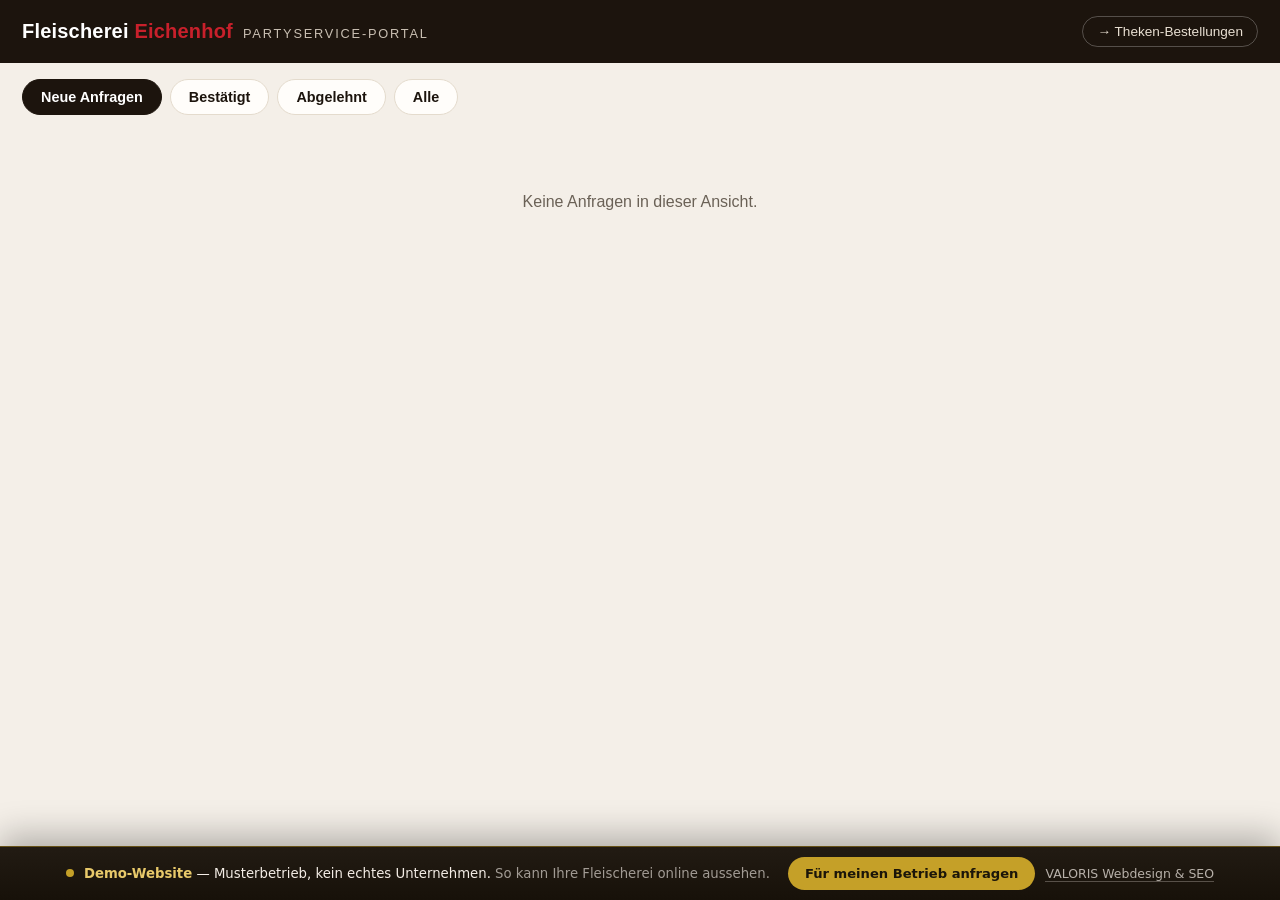
<file: portal-party.html>
<!DOCTYPE html>
<html lang="de">
<head>
<meta charset="UTF-8">
<meta name="viewport" content="width=device-width, initial-scale=1.0">
<meta name="robots" content="noindex,nofollow">
<title>Partyservice-Portal — Fleischerei Eichenhof</title>
<link rel="icon" href="data:image/svg+xml,<svg xmlns='http://www.w3.org/2000/svg' viewBox='0 0 64 64'><rect width='64' height='64' rx='14' fill='%23A81820'/><text x='32' y='45' font-family='Georgia,serif' font-size='38' font-weight='bold' fill='%23F4EDE6' text-anchor='middle'>F</text></svg>">
<style>
  :root{
    --red:#A81820; --red-v:#c8202b; --gold:#C5A028;
    --ink:#1c140d; --bg:#f4efe8; --card:#fffdfa; --line:#e4dbcd; --muted:#6a6156;
    --green:#1f7a4a; --green-bg:#e7f4ec;
  }
  *{margin:0;padding:0;box-sizing:border-box;}
  body{font-family:-apple-system,BlinkMacSystemFont,'Segoe UI',Roboto,Arial,sans-serif;background:var(--bg);color:var(--ink);-webkit-font-smoothing:antialiased;}

  .topbar{position:sticky;top:0;z-index:10;background:var(--ink);color:#fff;padding:16px 22px;display:flex;align-items:center;justify-content:space-between;gap:16px;flex-wrap:wrap;}
  .tb-brand{display:flex;align-items:baseline;gap:10px;}
  .tb-brand b{font-size:1.25rem;letter-spacing:.01em;}
  .tb-brand b em{color:var(--red-v);font-style:normal;}
  .tb-brand span{font-size:.8rem;color:#c9bfb2;letter-spacing:.14em;text-transform:uppercase;}
  .tb-right{display:flex;align-items:center;gap:14px;}
  .tb-link{color:#e8dfd2;font-size:.85rem;text-decoration:none;border:1px solid rgba(255,255,255,.25);border-radius:999px;padding:7px 14px;}
  .tb-link:hover{background:rgba(255,255,255,.1);}

  .filters{display:flex;gap:8px;padding:16px 22px 4px;flex-wrap:wrap;}
  .fbtn{border:1px solid var(--line);background:var(--card);color:var(--ink);border-radius:999px;padding:9px 18px;font-size:.9rem;font-weight:600;cursor:pointer;transition:.15s;}
  .fbtn.active{background:var(--ink);color:#fff;border-color:var(--ink);}

  .wrap{padding:14px 22px 60px;}
  .grid{display:grid;grid-template-columns:repeat(auto-fill,minmax(340px,1fr));gap:16px;}

  .order{background:var(--card);border:1px solid var(--line);border-radius:18px;padding:18px;box-shadow:0 2px 8px rgba(28,20,13,.04);display:flex;flex-direction:column;gap:12px;}
  .order.abgelehnt{opacity:.5;}
  .o-top{display:flex;align-items:flex-start;justify-content:space-between;gap:10px;}
  .o-id{font-size:.72rem;font-weight:700;letter-spacing:.08em;color:var(--muted);text-transform:uppercase;}
  .o-name{font-size:1.15rem;font-weight:700;margin-top:2px;}
  .o-event{text-align:right;font-size:.82rem;color:var(--muted);line-height:1.4;}
  .o-event b{display:block;color:var(--ink);font-size:.95rem;}
  .badge{display:inline-block;font-size:.68rem;font-weight:700;text-transform:uppercase;letter-spacing:.06em;padding:4px 9px;border-radius:8px;margin-top:4px;}
  .b-neu{background:#fdeaea;color:var(--red);}
  .b-ok{background:var(--green-bg);color:var(--green);}
  .b-no{background:#eee;color:#777;}

  .o-meta{list-style:none;border-top:1px dashed var(--line);border-bottom:1px dashed var(--line);padding:10px 0;display:flex;flex-direction:column;gap:5px;font-size:.9rem;}
  .o-meta li{display:flex;gap:8px;}
  .o-meta li span{color:var(--muted);min-width:96px;}
  .o-note{font-size:.85rem;color:var(--muted);background:#faf6ef;border-radius:10px;padding:8px 11px;}
  .o-week{font-size:.82rem;font-weight:600;}
  .o-week.free{color:var(--green);}
  .o-week.full{color:var(--red);}

  .o-actions{display:flex;gap:8px;margin-top:2px;flex-wrap:wrap;}
  .act{flex:1;min-width:120px;border:none;border-radius:12px;padding:13px 10px;font-size:.9rem;font-weight:700;cursor:pointer;transition:.15s;min-height:50px;}
  .act:active{transform:scale(.97);}
  .act-grill{background:#fff4dc;color:#8a6d1f;border:1.5px solid #ecd9a6;}
  .act-buffet{background:#e7eef7;color:#2c5aa0;border:1.5px solid #c2d4ec;}
  .act-no{background:#f6ecec;color:#a33;border:1.5px solid #e6cccc;flex:0 0 auto;min-width:110px;}
  .act-reset{background:#fff;color:var(--muted);border:1.5px solid var(--line);}

  .empty{text-align:center;color:var(--muted);padding:60px 20px;font-size:1rem;grid-column:1/-1;}
  .conn-tag{position:fixed;bottom:14px;left:50%;transform:translateX(-50%);background:var(--ink);color:#fff;font-size:.72rem;padding:7px 16px;border-radius:999px;opacity:.82;z-index:20;}
  @media (max-width:520px){ .grid{grid-template-columns:1fr;} }
</style>
<link rel="stylesheet" href="css/valoris-demo.css?v=rk37">
</head>
<body>

<div class="topbar">
  <div class="tb-brand">
    <b>Fleischerei <em>Eichenhof</em></b>
    <span>Partyservice-Portal</span>
  </div>
  <div class="tb-right">
    <a class="tb-link" href="portal.html">→ Theken-Bestellungen</a>
  </div>
</div>

<div class="filters" id="filters">
  <button class="fbtn active" data-f="offen">Neue Anfragen</button>
  <button class="fbtn" data-f="bestätigt">Bestätigt</button>
  <button class="fbtn" data-f="abgelehnt">Abgelehnt</button>
  <button class="fbtn" data-f="alle">Alle</button>
</div>

<div class="wrap"><div class="grid" id="grid"></div></div>
<div class="conn-tag" id="conn-tag">Verbinde…</div>

<script src="js/api-config.js?v=rk37"></script>
<script src="js/demo-backend.js?v=rk37"></script>
<script>
const TKEY = 'eichenhof_portal_token';
let TOKEN = localStorage.getItem(TKEY) || '';
let REQS = [];
let filter = 'offen';

function ensureToken(){
  if (TOKEN) return true;
  const t = prompt('Portal-PIN eingeben:');
  if (!t) return false;
  TOKEN = t.trim(); localStorage.setItem(TKEY, TOKEN); return true;
}
function esc(s){ return String(s==null?'':s).replace(/&/g,'&amp;').replace(/</g,'&lt;').replace(/>/g,'&gt;').replace(/"/g,'&quot;'); }

async function load(){
  if (!ensureToken()) { document.getElementById('grid').innerHTML='<div class="empty">Kein Zugang — PIN nötig.</div>'; return; }
  const tag = document.getElementById('conn-tag');
  try {
    const res = await fetch(`${window.EICHENHOF_API}/party/requests`, { headers:{ 'Authorization':'Bearer '+TOKEN } });
    if (res.status === 401){ localStorage.removeItem(TKEY); TOKEN=''; tag.textContent='PIN falsch — neu laden'; return; }
    const data = await res.json();
    REQS = data.requests || [];
    tag.textContent = 'Live · Stand '+new Date().toLocaleTimeString('de-DE',{hour:'2-digit',minute:'2-digit'});
    render();
  } catch(e){ tag.textContent = 'Offline — Backend nicht erreichbar'; }
}

function render(){
  const grid = document.getElementById('grid');
  const list = REQS.filter(r=>{
    if(filter==='offen')     return r.status==='angefragt';
    if(filter==='bestätigt') return r.status==='bestätigt';
    if(filter==='abgelehnt') return r.status==='abgelehnt';
    return true;
  });
  if(!list.length){ grid.innerHTML='<div class="empty">Keine Anfragen in dieser Ansicht.</div>'; return; }

  grid.innerHTML = list.map(r=>{
    const badge = r.status==='bestätigt' ? '<span class="badge b-ok">Bestätigt · '+(r.kind==='normal'?'Buffet':'Grill')+'</span>'
                : r.status==='abgelehnt' ? '<span class="badge b-no">Abgelehnt</span>'
                :                          '<span class="badge b-neu">Neue Anfrage</span>';
    const wk = r.weekend
      ? `<div class="o-week ${r.weekend.full?'full':'free'}">Wochenende: ${r.weekend.full?'ausgebucht':(r.weekend.free+' Buffet-Platz frei')} · Grill ${r.weekend.grill}/2 · Buffet ${r.weekend.normal}/1</div>`
      : '';
    let actions = '';
    if (r.status==='angefragt'){
      const gFull = r.weekend && r.weekend.grill>=2;
      const nFull = r.weekend && r.weekend.normal>=1;
      actions = `<div class="o-actions">
        <button class="act act-grill" ${gFull?'disabled style=opacity:.4':''} onclick="decide('${esc(r.id)}','bestätigt','grill')">✓ Als Grill</button>
        <button class="act act-buffet" ${nFull?'disabled style=opacity:.4':''} onclick="decide('${esc(r.id)}','bestätigt','normal')">✓ Als Buffet</button>
        <button class="act act-no" onclick="decide('${esc(r.id)}','abgelehnt')">Ablehnen</button>
      </div>`;
    } else {
      actions = `<div class="o-actions"><button class="act act-reset" onclick="decide('${esc(r.id)}','angefragt')">↩ Zurück zu „neue Anfrage"</button></div>`;
    }
    return `<div class="order ${r.status==='abgelehnt'?'abgelehnt':''}">
      <div class="o-top">
        <div><div class="o-id">${esc(r.id)}</div><div class="o-name">${esc(r.name)}</div>${badge}</div>
        <div class="o-event">${esc(r.anlass||'Event')}<b>${esc(r.datumText||r.eventISO||'—')}</b>${esc(r.personen)} Pers.</div>
      </div>
      <ul class="o-meta">
        <li><span>Paket</span> ${esc(r.paket||'—')}</li>
        <li><span>Ort</span> ${esc(r.ort||'—')}</li>
        <li><span>Kontakt</span> ${esc(r.telefon)}${r.email?' · '+esc(r.email):''}</li>
        <li><span>Schätzung</span> ${esc(r.kalkulation||'—')}</li>
      </ul>
      ${wk}
      ${r.nachricht?`<div class="o-note">📝 ${esc(r.nachricht)}</div>`:''}
      ${actions}
    </div>`;
  }).join('');
}

async function decide(id, decision, kind){
  try {
    const res = await fetch(`${window.EICHENHOF_API}/party/${encodeURIComponent(id)}/decision`, {
      method:'POST',
      headers:{ 'Content-Type':'application/json', 'Authorization':'Bearer '+TOKEN },
      body: JSON.stringify({ decision, kind }),
    });
    const data = await res.json().catch(()=>({}));
    if (!res.ok){ alert(data.error || 'Konnte nicht gespeichert werden.'); return; }
    await load();   // frischen Stand holen (Kapazität kann sich geändert haben)
  } catch(e){ alert('Verbindung fehlgeschlagen.'); }
}

document.getElementById('filters').addEventListener('click', e=>{
  const b = e.target.closest('.fbtn'); if(!b) return;
  document.querySelectorAll('.fbtn').forEach(x=>x.classList.remove('active'));
  b.classList.add('active'); filter = b.dataset.f; render();
});

load();
setInterval(load, 30000);
</script>

<!-- ===== VALORIS DEMO-LEISTE (nur Showcase — beim Kundenprojekt entfernen) ===== -->
<div class="vd-bar" role="complementary" aria-label="Hinweis: Demo-Website">
  <div class="vd-bar__text">
    <span class="vd-bar__dot" aria-hidden="true"></span>
    <span class="vd-bar__label"><b>Demo-Website</b> — Musterbetrieb, kein echtes Unternehmen.
      <span>So kann Ihre Fleischerei online aussehen.</span></span>
  </div>
  <div class="vd-bar__actions">
    <a class="vd-bar__cta" href="https://wa.me/4915254190819" target="_blank" rel="noopener">Für meinen Betrieb anfragen</a>
    <a class="vd-bar__link" href="https://www.valoris-auftragsstruktur.de" target="_blank" rel="noopener">VALORIS Webdesign &amp; SEO</a>
  </div>
</div>
</body>
</html>
</file>
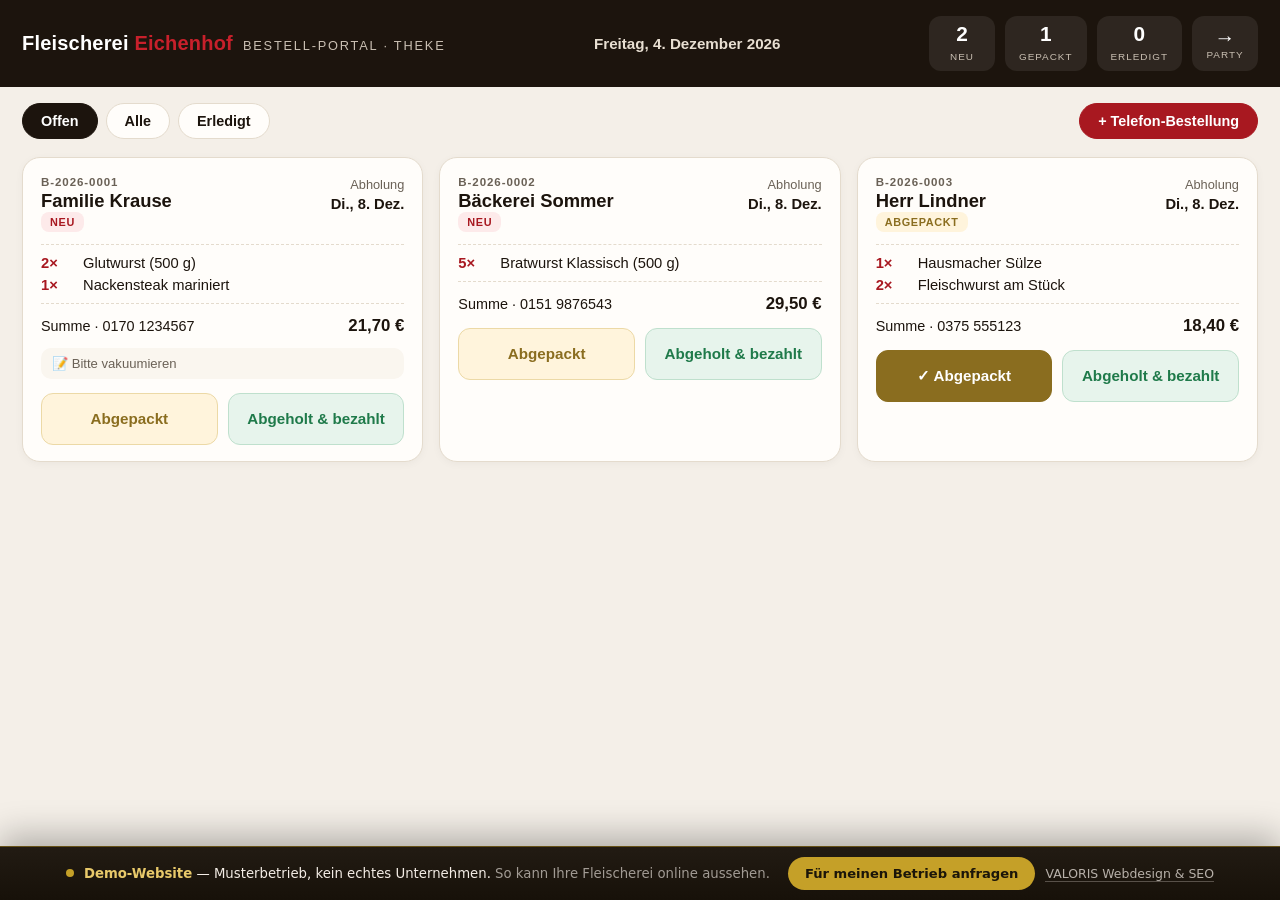
<file: portal.html>
<!DOCTYPE html>
<html lang="de">
<head>
<meta charset="UTF-8">
<meta name="viewport" content="width=device-width, initial-scale=1.0">
<meta name="robots" content="noindex,nofollow">
<title>Bestell-Portal — Fleischerei Eichenhof (Theke)</title>
<link rel="icon" href="data:image/svg+xml,<svg xmlns='http://www.w3.org/2000/svg' viewBox='0 0 64 64'><rect width='64' height='64' rx='14' fill='%23A81820'/><text x='32' y='45' font-family='Georgia,serif' font-size='38' font-weight='bold' fill='%23F4EDE6' text-anchor='middle'>F</text></svg>">
<style>
  :root{
    --red:#A81820; --red-v:#c8202b; --gold:#C5A028;
    --ink:#1c140d; --bg:#f4efe8; --card:#fffdfa; --line:#e4dbcd; --muted:#6a6156;
    --green:#1f7a4a; --green-bg:#e7f4ec;
  }
  *{margin:0;padding:0;box-sizing:border-box;}
  body{font-family:-apple-system,BlinkMacSystemFont,'Segoe UI',Roboto,Arial,sans-serif;background:var(--bg);color:var(--ink);-webkit-font-smoothing:antialiased;}

  /* HEADER */
  .topbar{position:sticky;top:0;z-index:10;background:var(--ink);color:#fff;padding:16px 22px;display:flex;align-items:center;justify-content:space-between;gap:16px;flex-wrap:wrap;}
  .tb-brand{display:flex;align-items:baseline;gap:10px;}
  .tb-brand b{font-size:1.25rem;letter-spacing:.01em;}
  .tb-brand b em{color:var(--red-v);font-style:normal;}
  .tb-brand span{font-size:.8rem;color:#c9bfb2;letter-spacing:.14em;text-transform:uppercase;}
  .tb-date{font-size:.95rem;color:#e8dfd2;font-weight:600;}
  .tb-stats{display:flex;gap:10px;}
  .stat{background:rgba(255,255,255,.08);border-radius:12px;padding:7px 14px;text-align:center;min-width:66px;}
  .stat b{display:block;font-size:1.3rem;line-height:1.1;}
  .stat span{font-size:.62rem;text-transform:uppercase;letter-spacing:.1em;color:#c9bfb2;}

  /* FILTER */
  .filters{display:flex;gap:8px;padding:16px 22px 4px;flex-wrap:wrap;}
  .fbtn{border:1px solid var(--line);background:var(--card);color:var(--ink);border-radius:999px;padding:9px 18px;font-size:.9rem;font-weight:600;cursor:pointer;transition:.15s;}
  .fbtn.active{background:var(--ink);color:#fff;border-color:var(--ink);}

  /* GRID */
  .wrap{padding:14px 22px 60px;}
  .grid{display:grid;grid-template-columns:repeat(auto-fill,minmax(320px,1fr));gap:16px;}

  .order{background:var(--card);border:1px solid var(--line);border-radius:18px;padding:18px 18px 16px;box-shadow:0 2px 8px rgba(28,20,13,.04);display:flex;flex-direction:column;gap:12px;transition:.2s;}
  .order.done{opacity:.55;}
  .o-top{display:flex;align-items:flex-start;justify-content:space-between;gap:10px;}
  .o-id{font-size:.72rem;font-weight:700;letter-spacing:.08em;color:var(--muted);text-transform:uppercase;}
  .o-name{font-size:1.15rem;font-weight:700;margin-top:2px;}
  .o-pick{text-align:right;font-size:.8rem;color:var(--muted);line-height:1.4;}
  .o-pick b{display:block;color:var(--ink);font-size:.92rem;}
  .badge{display:inline-block;font-size:.68rem;font-weight:700;text-transform:uppercase;letter-spacing:.06em;padding:4px 9px;border-radius:8px;}
  .b-neu{background:#fdeaea;color:var(--red);}
  .b-pack{background:#fff4dc;color:#8a6d1f;}
  .b-done{background:var(--green-bg);color:var(--green);}

  .o-items{list-style:none;border-top:1px dashed var(--line);border-bottom:1px dashed var(--line);padding:10px 0;display:flex;flex-direction:column;gap:6px;}
  .o-items li{display:flex;justify-content:space-between;font-size:.92rem;}
  .o-items li .q{font-weight:700;color:var(--red);min-width:34px;}
  .o-items li .n{flex:1;padding:0 8px;}
  .o-sum{display:flex;justify-content:space-between;align-items:center;font-size:.9rem;}
  .o-sum b{font-size:1.05rem;}
  .o-note{font-size:.82rem;color:var(--muted);background:#faf6ef;border-radius:10px;padding:8px 11px;}

  .o-actions{display:flex;gap:10px;margin-top:2px;}
  .act{flex:1;border:none;border-radius:12px;padding:14px 10px;font-size:.95rem;font-weight:700;cursor:pointer;transition:.15s;display:flex;align-items:center;justify-content:center;gap:7px;min-height:52px;}
  .act-pack{background:#fff4dc;color:#8a6d1f;border:1.5px solid #ecd9a6;}
  .act-pack.on{background:#8a6d1f;color:#fff;border-color:#8a6d1f;}
  .act-done{background:var(--green-bg);color:var(--green);border:1.5px solid #bfe0cd;}
  .act-done.on{background:var(--green);color:#fff;border-color:var(--green);}
  .act:active{transform:scale(.97);}

  .empty{text-align:center;color:var(--muted);padding:60px 20px;font-size:1rem;grid-column:1/-1;}
  .demo-tag{position:fixed;bottom:14px;left:50%;transform:translateX(-50%);background:var(--ink);color:#fff;font-size:.72rem;padding:7px 16px;border-radius:999px;opacity:.82;z-index:20;}
  @media (max-width:520px){ .grid{grid-template-columns:1fr;} .tb-stats{width:100%;justify-content:space-between;} }
</style>
<link rel="stylesheet" href="css/valoris-demo.css?v=rk37">
</head>
<body>

<div class="topbar">
  <div class="tb-brand">
    <b>Fleischerei <em>Eichenhof</em></b>
    <span>Bestell-Portal · Theke</span>
  </div>
  <div class="tb-date" id="tb-date"></div>
  <div class="tb-stats">
    <div class="stat"><b id="s-neu">0</b><span>Neu</span></div>
    <div class="stat"><b id="s-pack">0</b><span>Gepackt</span></div>
    <div class="stat"><b id="s-done">0</b><span>Erledigt</span></div>
    <a class="stat" href="portal-party.html" style="text-decoration:none;color:inherit;display:flex;flex-direction:column;justify-content:center;"><b>→</b><span>Party</span></a>
  </div>
</div>

<div class="filters" id="filters">
  <button class="fbtn active" data-f="offen">Offen</button>
  <button class="fbtn" data-f="alle">Alle</button>
  <button class="fbtn" data-f="erledigt">Erledigt</button>
  <button class="fbtn" id="btn-manual" style="margin-left:auto;background:var(--red);color:#fff;border-color:var(--red);">+ Telefon-Bestellung</button>
</div>

<div class="wrap">
  <div class="grid" id="grid"></div>
</div>

<!-- Manuelle Bestellung (Telefon/Laufkundschaft) -->
<div id="manual-overlay" style="display:none;position:fixed;inset:0;background:rgba(28,20,13,.55);z-index:50;align-items:flex-start;justify-content:center;padding:24px;overflow:auto;">
  <div style="background:var(--card);border-radius:18px;max-width:460px;width:100%;padding:22px;box-shadow:0 20px 60px rgba(0,0,0,.3);">
    <div style="display:flex;justify-content:space-between;align-items:center;margin-bottom:14px;">
      <b style="font-size:1.15rem;">Telefon-Bestellung erfassen</b>
      <button onclick="closeManual()" style="border:none;background:none;font-size:1.6rem;cursor:pointer;color:var(--muted);line-height:1;">×</button>
    </div>
    <form id="manualForm" style="display:flex;flex-direction:column;gap:12px;">
      <label style="font-size:.82rem;font-weight:600;">Name *
        <input name="name" required placeholder="Kunde" style="width:100%;margin-top:4px;padding:11px 12px;border:1px solid var(--line);border-radius:10px;font-size:1rem;">
      </label>
      <label style="font-size:.82rem;font-weight:600;">Telefon
        <input name="telefon" placeholder="0171 …" style="width:100%;margin-top:4px;padding:11px 12px;border:1px solid var(--line);border-radius:10px;font-size:1rem;">
      </label>
      <label style="font-size:.82rem;font-weight:600;">Abholtag
        <input name="datum" type="date" style="width:100%;margin-top:4px;padding:11px 12px;border:1px solid var(--line);border-radius:10px;font-size:1rem;">
      </label>
      <label style="font-size:.82rem;font-weight:600;">Bestellung * <span style="font-weight:400;color:var(--muted);">(pro Zeile ein Artikel, z.B. „2× Glutwurst")</span>
        <textarea name="bestellung" required rows="4" placeholder="2× Glutwurst (500 g)&#10;1 kg Nackensteak" style="width:100%;margin-top:4px;padding:11px 12px;border:1px solid var(--line);border-radius:10px;font-size:1rem;resize:vertical;"></textarea>
      </label>
      <label style="font-size:.82rem;font-weight:600;">Summe <span style="font-weight:400;color:var(--muted);">(optional)</span>
        <input name="sum" placeholder="z.B. 24,80 €" style="width:100%;margin-top:4px;padding:11px 12px;border:1px solid var(--line);border-radius:10px;font-size:1rem;">
      </label>
      <label style="font-size:.82rem;font-weight:600;">Notiz
        <input name="notiz" placeholder="z.B. vakuumiert" style="width:100%;margin-top:4px;padding:11px 12px;border:1px solid var(--line);border-radius:10px;font-size:1rem;">
      </label>
      <button type="submit" style="background:var(--red);color:#fff;border:none;border-radius:12px;padding:14px;font-size:1rem;font-weight:700;cursor:pointer;">Bestellung eintragen</button>
    </form>
  </div>
</div>

<div class="demo-tag" id="conn-tag">Verbinde…</div>

<script src="js/api-config.js?v=rk37"></script>
<script src="js/demo-backend.js?v=rk37"></script>
<script>
/* === LIVE-BESTELLUNGEN aus dem Backend (Token-geschützt) === */
const HEUTE = new Date();
document.getElementById('tb-date').textContent =
  HEUTE.toLocaleDateString('de-DE',{weekday:'long',day:'numeric',month:'long',year:'numeric'});

const TKEY = 'eichenhof_portal_token';
let TOKEN = localStorage.getItem(TKEY) || '';
let ORDERS = [];
let filter = 'offen';

/* === TON + SIGNAL bei neuer Bestellung === */
let seenIds = null;                 // beim 1. Laden wird nur befüllt, kein Ton
let audioCtx = null;
// Audio erst nach erster Nutzer-Berührung erlauben (Browser-Regel)
document.addEventListener('click', () => {
  if (!audioCtx) { try { audioCtx = new (window.AudioContext||window.webkitAudioContext)(); } catch(e){} }
  if (audioCtx && audioCtx.state === 'suspended') audioCtx.resume();
}, { once:false });
function beep(){
  if (!audioCtx) return;
  try {
    const t = audioCtx.currentTime;
    [880, 1320].forEach((f, i) => {                 // zwei kurze helle Töne
      const o = audioCtx.createOscillator(), g = audioCtx.createGain();
      o.type='sine'; o.frequency.value=f;
      o.connect(g); g.connect(audioCtx.destination);
      const s=t+i*0.18;
      g.gain.setValueAtTime(0.0001, s);
      g.gain.exponentialRampToValueAtTime(0.35, s+0.02);
      g.gain.exponentialRampToValueAtTime(0.0001, s+0.16);
      o.start(s); o.stop(s+0.17);
    });
  } catch(e){}
}
function flashNew(){
  const tag = document.getElementById('conn-tag');
  tag.textContent = '🔔 Neue Bestellung!';
  tag.style.background = '#A81820'; tag.style.opacity = '1';
  setTimeout(()=>{ tag.style.background=''; tag.style.opacity=''; }, 6000);
}

function ensureToken(){
  if (TOKEN) return true;
  const t = prompt('Portal-PIN eingeben:');
  if (!t) return false;
  TOKEN = t.trim();
  localStorage.setItem(TKEY, TOKEN);
  return true;
}

function pickLabel(o){
  if (o.deliveryMode === 'Versand') return 'Versand' + (o.datum ? '<b>'+fmtDate(o.datum)+'</b>' : '');
  if (!o.pickISO && !o.datum) return 'Abholung<b>—</b>';
  return 'Abholung<b>'+fmtDate(o.pickISO || o.datum)+'</b>';
}
function fmtDate(iso){
  if (!/^\d{4}-\d{2}-\d{2}$/.test(iso||'')) return iso||'—';
  const t = HEUTE.toISOString().slice(0,10);
  const d = new Date(iso+'T00:00:00');
  const lbl = d.toLocaleDateString('de-DE',{weekday:'short',day:'numeric',month:'short'});
  return iso===t ? 'heute' : lbl;
}
function stageOf(o){ return o.done ? 'erledigt' : (o.pack ? 'gepackt' : 'neu'); }

async function load(){
  if (!ensureToken()) { document.getElementById('grid').innerHTML='<div class="empty">Kein Zugang — PIN nötig.</div>'; return; }
  const tag = document.getElementById('conn-tag');
  try {
    const res = await fetch(`${window.EICHENHOF_API}/orders`, { headers: { 'Authorization': 'Bearer '+TOKEN } });
    if (res.status === 401) { localStorage.removeItem(TKEY); TOKEN=''; tag.textContent='PIN falsch — neu laden'; return; }
    const data = await res.json();
    ORDERS = data.orders || [];
    // neue Bestellungen erkennen → Ton + Signal (nicht beim allerersten Laden)
    const ids = ORDERS.map(o => o.id);
    if (seenIds === null) {
      seenIds = new Set(ids);                       // erstes Laden: nur merken
    } else {
      const frisch = ids.filter(id => !seenIds.has(id));
      frisch.forEach(id => seenIds.add(id));
      if (frisch.length) { beep(); flashNew(); }
    }
    tag.textContent = 'Live · Stand '+new Date().toLocaleTimeString('de-DE',{hour:'2-digit',minute:'2-digit'});
    render();
  } catch(err) {
    tag.textContent = 'Offline — Backend nicht erreichbar';
  }
}

function render(){
  const grid = document.getElementById('grid');
  let neu=0, pack=0, done=0;
  ORDERS.forEach(o=>{ const g=stageOf(o); if(g==='neu')neu++; else if(g==='gepackt')pack++; else done++; });
  document.getElementById('s-neu').textContent  = neu;
  document.getElementById('s-pack').textContent = pack;
  document.getElementById('s-done').textContent = done;

  const list = ORDERS.filter(o=>{
    const g = stageOf(o);
    if(filter==='offen')   return g!=='erledigt';
    if(filter==='erledigt')return g==='erledigt';
    return true;
  });

  if(!list.length){ grid.innerHTML = '<div class="empty">Keine Bestellungen in dieser Ansicht.</div>'; return; }

  grid.innerHTML = list.map(o=>{
    const g = stageOf(o);
    const badge = g==='erledigt' ? '<span class="badge b-done">Abgeholt &amp; bezahlt</span>'
                : g==='gepackt'  ? '<span class="badge b-pack">Abgepackt</span>'
                :                  '<span class="badge b-neu">Neu</span>';
    const items = (o.items||[]).map(it=>`<li><span class="q">${esc(it.qty)}</span><span class="n">${esc(it.name)}</span></li>`).join('');
    return `<div class="order ${g==='erledigt'?'done':''}">
      <div class="o-top">
        <div>
          <div class="o-id">${esc(o.id)}</div>
          <div class="o-name">${esc(o.name)}</div>
          ${badge}
        </div>
        <div class="o-pick">${pickLabel(o)}</div>
      </div>
      <ul class="o-items">${items}</ul>
      <div class="o-sum"><span>Summe · ${esc(o.telefon||'')}</span><b>${esc(o.sum||'')}</b></div>
      ${o.notiz?`<div class="o-note">📝 ${esc(o.notiz)}</div>`:''}
      <div class="o-actions">
        <button class="act act-pack ${o.pack?'on':''}" onclick="toggle('${esc(o.id)}','pack')">${o.pack?'✓ ':''}Abgepackt</button>
        <button class="act act-done ${o.done?'on':''}" onclick="toggle('${esc(o.id)}','done')">${o.done?'✓ ':''}Abgeholt &amp; bezahlt</button>
      </div>
    </div>`;
  }).join('');
}

function esc(s){ return String(s??'').replace(/&/g,'&amp;').replace(/</g,'&lt;').replace(/>/g,'&gt;').replace(/"/g,'&quot;'); }

async function toggle(id, which){
  const o = ORDERS.find(x=>x.id===id); if(!o) return;
  const next = { pack:o.pack, done:o.done };
  if(which==='pack'){ next.pack = !o.pack; if(!next.pack) next.done=false; }
  else { next.done = !o.done; if(next.done) next.pack=true; }
  // optimistisch
  o.pack=next.pack; o.done=next.done; render();
  try {
    const res = await fetch(`${window.EICHENHOF_API}/order/${encodeURIComponent(id)}/status`, {
      method:'POST',
      headers:{ 'Content-Type':'application/json', 'Authorization':'Bearer '+TOKEN },
      body: JSON.stringify(next),
    });
    if(!res.ok) throw new Error();
    const data = await res.json();
    Object.assign(o, data.order); render();
  } catch(err){ load(); }   // bei Fehler echten Stand neu holen
}

document.getElementById('filters').addEventListener('click', e=>{
  const b = e.target.closest('.fbtn'); if(!b || b.id==='btn-manual') return;
  document.querySelectorAll('.fbtn').forEach(x=>x.classList.remove('active'));
  b.classList.add('active'); filter = b.dataset.f; render();
});

/* === TELEFON-BESTELLUNG (manuell) === */
const mOverlay = document.getElementById('manual-overlay');
document.getElementById('btn-manual').addEventListener('click', ()=>{ mOverlay.style.display='flex'; });
function closeManual(){ mOverlay.style.display='none'; document.getElementById('manualForm').reset(); }
mOverlay.addEventListener('click', e=>{ if(e.target===mOverlay) closeManual(); });

document.getElementById('manualForm').addEventListener('submit', async function(e){
  e.preventDefault();
  const f=this, btn=f.querySelector('button[type=submit]');
  btn.textContent='Wird eingetragen…'; btn.disabled=true;
  const g=n=>f.elements[n]?f.elements[n].value.trim():'';
  try{
    const res=await fetch(`${window.EICHENHOF_API}/order/manual`,{
      method:'POST',
      headers:{'Content-Type':'application/json','Authorization':'Bearer '+TOKEN},
      body:JSON.stringify({name:g('name'),telefon:g('telefon'),datum:g('datum'),bestellung:g('bestellung'),sum:g('sum'),notiz:g('notiz')}),
    });
    const data=await res.json().catch(()=>({}));
    if(!res.ok){ btn.textContent='Nochmal versuchen'; btn.disabled=false; alert(data.error||'Fehler.'); return; }
    closeManual(); btn.textContent='Bestellung eintragen'; btn.disabled=false;
    await load();   // frisch laden → erscheint sofort im Board
  }catch(err){ btn.textContent='Nochmal versuchen'; btn.disabled=false; alert('Verbindung fehlgeschlagen.'); }
});

load();
setInterval(load, 30000);   // alle 30 s neue Bestellungen holen
</script>

<!-- ===== VALORIS DEMO-LEISTE (nur Showcase — beim Kundenprojekt entfernen) ===== -->
<div class="vd-bar" role="complementary" aria-label="Hinweis: Demo-Website">
  <div class="vd-bar__text">
    <span class="vd-bar__dot" aria-hidden="true"></span>
    <span class="vd-bar__label"><b>Demo-Website</b> — Musterbetrieb, kein echtes Unternehmen.
      <span>So kann Ihre Fleischerei online aussehen.</span></span>
  </div>
  <div class="vd-bar__actions">
    <a class="vd-bar__cta" href="https://wa.me/4915254190819" target="_blank" rel="noopener">Für meinen Betrieb anfragen</a>
    <a class="vd-bar__link" href="https://www.valoris-auftragsstruktur.de" target="_blank" rel="noopener">VALORIS Webdesign &amp; SEO</a>
  </div>
</div>
</body>
</html>
</file>
<file: css/valoris-demo.css>
/* ============================================================
   VALORIS DEMO-LEISTE — nur in der Showcase-Version.
   Beim echten Kundenprojekt: diese Datei und den <div class="vd-bar">
   am Seitenende ersatzlos entfernen.
   ============================================================ */
.vd-bar{
  position:fixed; left:0; right:0; bottom:0; z-index:1200;
  display:flex; align-items:center; justify-content:center; gap:18px; flex-wrap:wrap;
  padding:10px 20px calc(10px + env(safe-area-inset-bottom, 0px));
  background:linear-gradient(180deg,#221b13,#171109);
  border-top:1px solid rgba(197,160,40,.45);
  box-shadow:0 -10px 34px rgba(0,0,0,.28);
  font-family:'Hanken Grotesk',system-ui,sans-serif;
}
.vd-bar__text{ display:flex; align-items:center; gap:10px; min-width:0; }
.vd-bar__dot{ width:8px; height:8px; border-radius:50%; background:#C5A028; flex:none;
  box-shadow:0 0 0 0 rgba(197,160,40,.6); animation:vdPulse 2.6s ease-out infinite; }
@keyframes vdPulse{ 70%{ box-shadow:0 0 0 9px rgba(197,160,40,0);} 100%{ box-shadow:0 0 0 0 rgba(197,160,40,0);} }
.vd-bar__label{ color:#F4EDE6; font-size:.83rem; line-height:1.35; }
.vd-bar__label b{ color:#E8C96A; font-weight:700; }
.vd-bar__label span{ color:rgba(244,237,230,.62); }
.vd-bar__actions{ display:flex; align-items:center; gap:10px; flex:none; }
.vd-bar__cta{
  display:inline-block; padding:9px 17px; border-radius:999px; text-decoration:none;
  background:#C5A028; color:#1b1509; font-weight:700; font-size:.82rem; white-space:nowrap;
  transition:transform .18s cubic-bezier(.22,1,.36,1), box-shadow .18s;
}
.vd-bar__cta:hover{ transform:translateY(-2px); box-shadow:0 8px 20px rgba(197,160,40,.32); }
.vd-bar__cta:active{ transform:translateY(0); }
.vd-bar__link{ color:rgba(244,237,230,.72); font-size:.78rem; text-decoration:none; border-bottom:1px solid rgba(244,237,230,.28); white-space:nowrap; }
.vd-bar__link:hover{ color:#E8C96A; border-color:#E8C96A; }

/* Platz schaffen, damit die Leiste nichts überdeckt */
body{ padding-bottom:64px; }
.fab-whatsapp{ bottom:90px !important; }
.cart-fab{ bottom:88px !important; }
.scroll-top, .back-to-top{ bottom:156px !important; }

@media (max-width:640px){
  .vd-bar{ gap:10px; padding:9px 14px calc(9px + env(safe-area-inset-bottom, 0px)); }
  .vd-bar__label{ font-size:.76rem; }
  .vd-bar__label span{ display:none; }
  .vd-bar__link{ display:none; }
  body{ padding-bottom:74px; }
  .fab-whatsapp{ bottom:104px !important; }
  .cart-fab{ bottom:102px !important; }
}
@media (prefers-reduced-motion: reduce){
  .vd-bar__dot{ animation:none; }
  .vd-bar__cta{ transition:none; }
}
</file>
